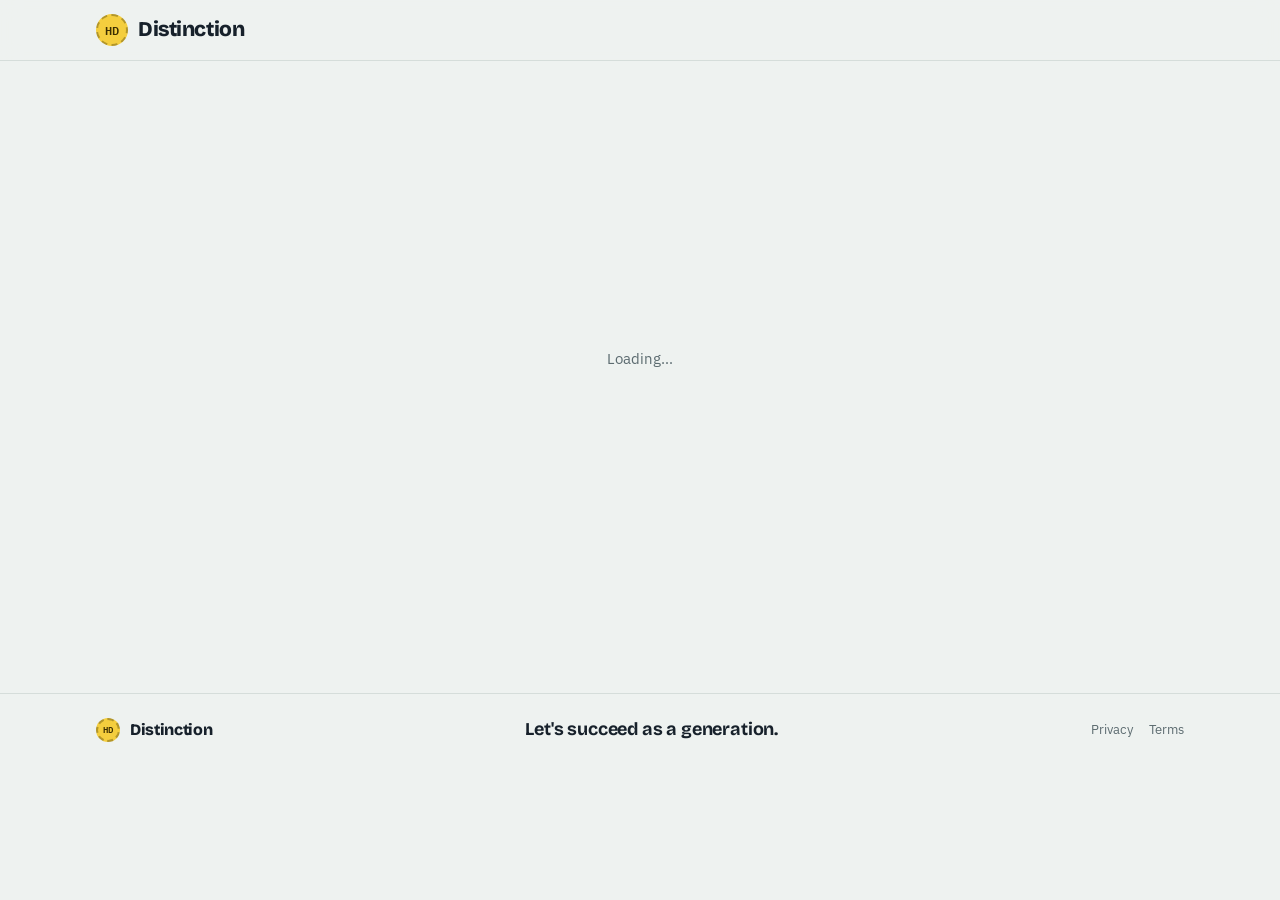
<file: index.html>
<!doctype html>
<html lang="en">
<head>
<meta charset="utf-8">
<meta name="viewport" content="width=device-width,initial-scale=1,viewport-fit=cover">
<title>Distinction · Uni course Q&amp;A forum</title>
<meta name="description" content="A free Q&amp;A forum for Australian uni students. Search questions by university and course, ask your own, and answer others. Let's succeed as a generation.">
<!-- Google Analytics -->
<script async src="https://www.googletagmanager.com/gtag/js?id=G-4YWTSVV2HT"></script>
<script>window.dataLayer=window.dataLayer||[];function gtag(){dataLayer.push(arguments);}gtag("js",new Date());gtag("config","G-4YWTSVV2HT",{send_page_view:false});</script>
<link rel="preconnect" href="https://fonts.googleapis.com">
<link rel="preconnect" href="https://fonts.gstatic.com" crossorigin>
<link rel="stylesheet" href="https://fonts.googleapis.com/css2?family=Bricolage+Grotesque:opsz,wght@12..96,500;12..96,700;12..96,800&family=IBM+Plex+Sans:wght@400;500;600&family=IBM+Plex+Mono:wght@400;500;600&display=swap">
<link rel="stylesheet" href="/styles.css">
</head>
<body>
<header class="top">
  <div class="wrap">
    <a class="brand" href="/"><span class="seal">HD</span>Distinction</a>
    <nav class="tabs" id="nav" aria-label="Sections"></nav>
    <div class="auth-area" id="auth-area"></div>
  </div>
</header>
<div class="menu" id="menu" hidden></div>
<main class="wrap" id="app"><div class="boot">Loading…</div></main>
<footer class="foot"><div class="wrap"><span class="brand" style="font-size:16px"><span class="seal" style="width:24px;height:24px;font-size:9px">HD</span>Distinction</span><span class="foot-line">Let's succeed as a generation.</span><span class="foot-links"><a href="/privacy.html">Privacy</a><a href="/terms.html">Terms</a></span></div></footer>
<div class="overlay" id="overlay" hidden><div class="modal" id="modal" role="dialog" aria-modal="true"></div></div>
<div class="toast" id="toast" role="status" hidden></div>
<script src="/vendor/supabase.js"></script>
<script src="/config.js"></script>
<script src="/js/ui.js"></script>
<script src="/js/i18n.js"></script>
<script src="/js/app.js"></script>
</body>
</html>
</file>
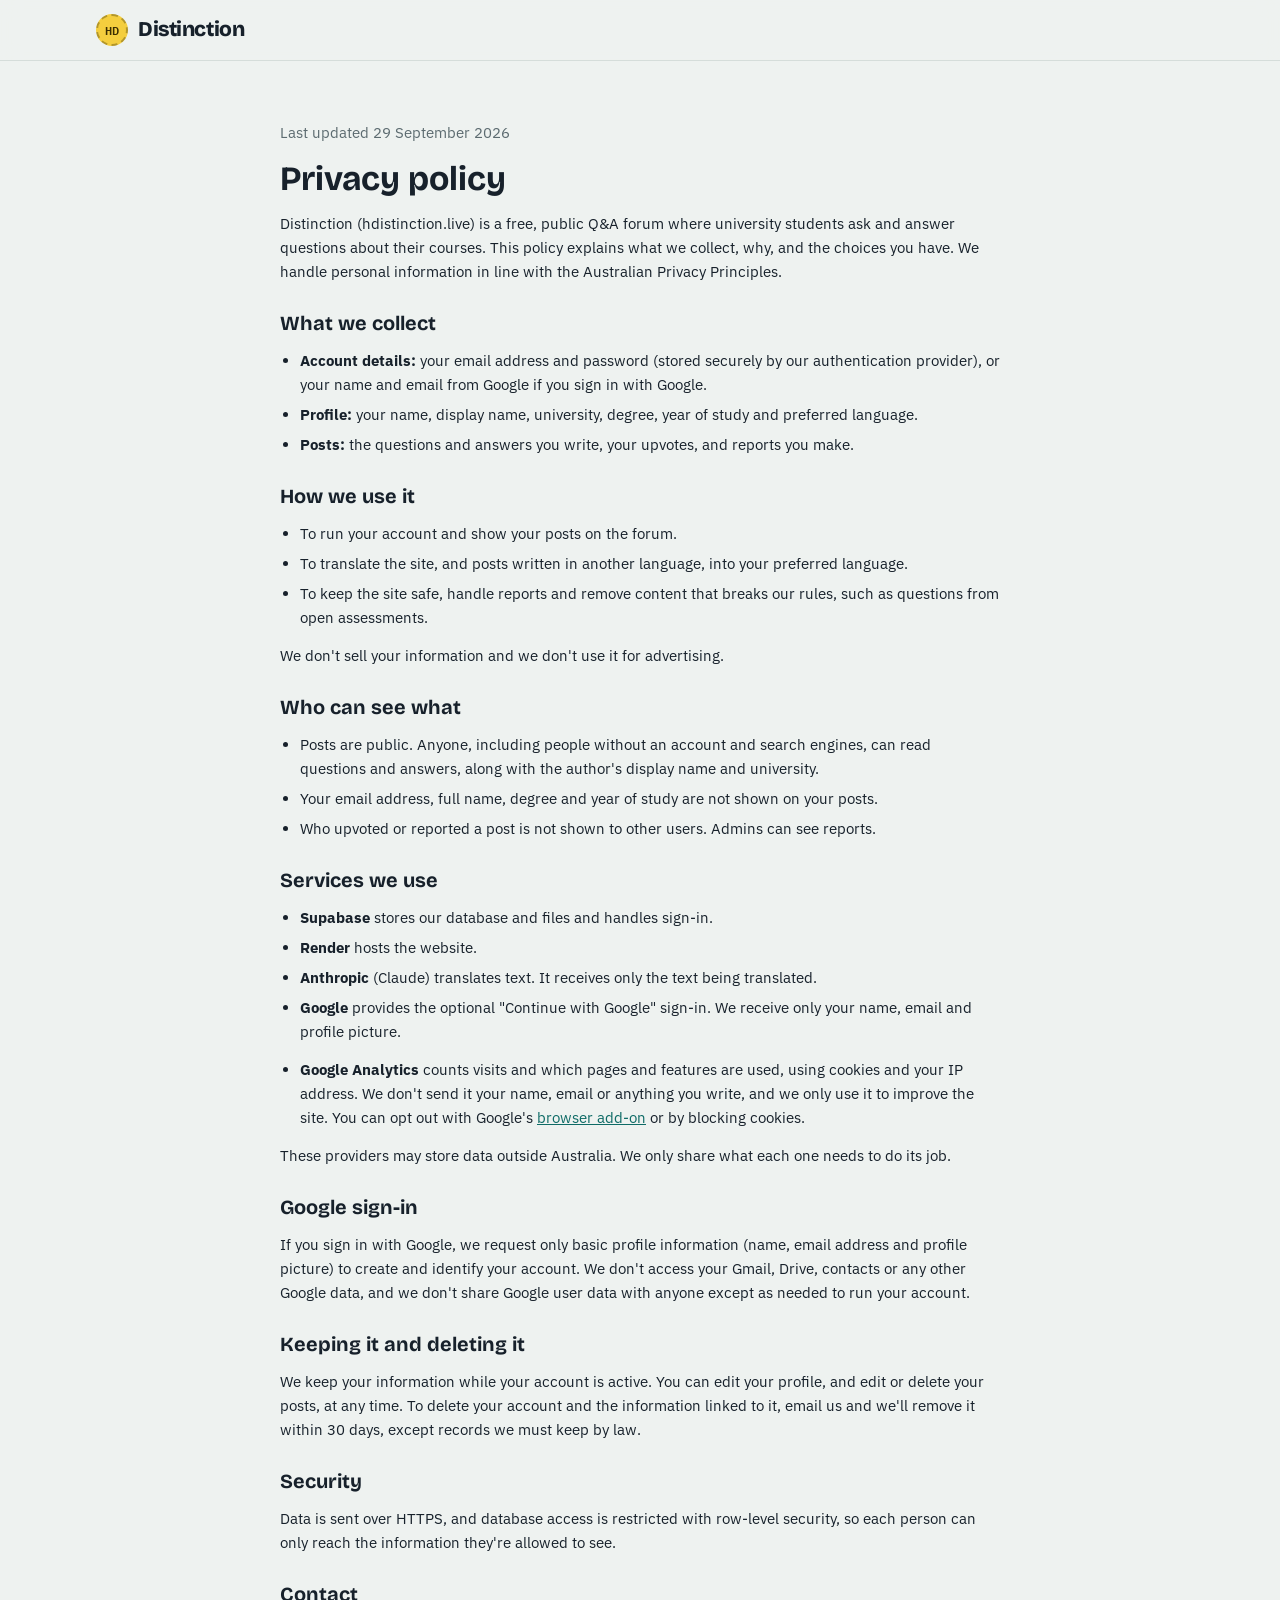
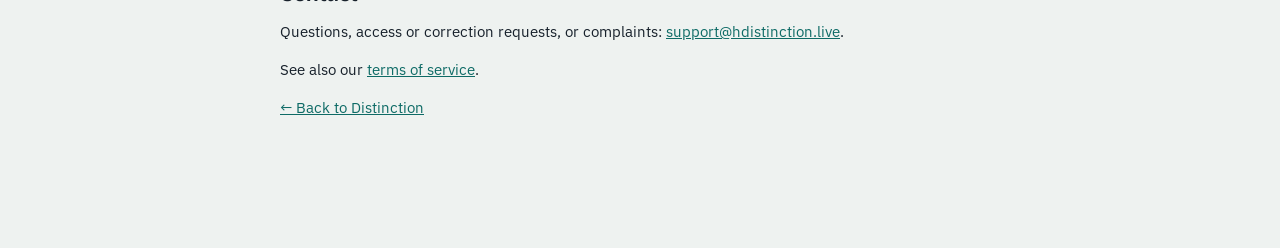
<file: privacy.html>
<!doctype html>
<html lang="en">
<head>
<meta charset="utf-8">
<meta name="viewport" content="width=device-width,initial-scale=1,viewport-fit=cover">
<title>Privacy policy · Distinction</title>
<meta name="description" content="How Distinction collects, uses and protects your information.">
<!-- Google Analytics -->
<script async src="https://www.googletagmanager.com/gtag/js?id=G-4YWTSVV2HT"></script>
<script>window.dataLayer=window.dataLayer||[];function gtag(){dataLayer.push(arguments);}gtag("js",new Date());gtag("config","G-4YWTSVV2HT");</script>
<link rel="preconnect" href="https://fonts.googleapis.com">
<link rel="preconnect" href="https://fonts.gstatic.com" crossorigin>
<link rel="stylesheet" href="https://fonts.googleapis.com/css2?family=Bricolage+Grotesque:opsz,wght@12..96,500;12..96,700;12..96,800&family=IBM+Plex+Sans:wght@400;500;600&family=IBM+Plex+Mono:wght@400;500;600&display=swap">
<link rel="stylesheet" href="styles.css">
<style>
  .legal{max-width:720px;margin:32px auto 64px;display:flex;flex-direction:column;gap:14px;line-height:1.6}
  .legal h1{font-size:34px}
  .legal h2{font-size:20px;margin-top:14px}
  .legal ul{margin:0;padding-left:20px;display:flex;flex-direction:column;gap:6px}
  .legal p,.legal li{font-size:15px}
</style>
</head>
<body>
<header class="top"><div class="wrap"><a class="brand" href="/"><span class="seal">HD</span>Distinction</a></div></header>
<main class="wrap">
<article class="legal">
  <p class="muted">Last updated 29 September 2026</p>
  <h1>Privacy policy</h1>
  <p>Distinction (hdistinction.live) is a free, public Q&amp;A forum where university students ask and answer questions about their courses. This policy explains what we collect, why, and the choices you have. We handle personal information in line with the Australian Privacy Principles.</p>

  <h2>What we collect</h2>
  <ul>
    <li><b>Account details:</b> your email address and password (stored securely by our authentication provider), or your name and email from Google if you sign in with Google.</li>
    <li><b>Profile:</b> your name, display name, university, degree, year of study and preferred language.</li>
    <li><b>Posts:</b> the questions and answers you write, your upvotes, and reports you make.</li>
  </ul>

  <h2>How we use it</h2>
  <ul>
    <li>To run your account and show your posts on the forum.</li>
    <li>To translate the site, and posts written in another language, into your preferred language.</li>
    <li>To keep the site safe, handle reports and remove content that breaks our rules, such as questions from open assessments.</li>
  </ul>
  <p>We don't sell your information and we don't use it for advertising.</p>

  <h2>Who can see what</h2>
  <ul>
    <li>Posts are public. Anyone, including people without an account and search engines, can read questions and answers, along with the author's display name and university.</li>
    <li>Your email address, full name, degree and year of study are not shown on your posts.</li>
    <li>Who upvoted or reported a post is not shown to other users. Admins can see reports.</li>
  </ul>

  <h2>Services we use</h2>
  <ul>
    <li><b>Supabase</b> stores our database and files and handles sign-in.</li>
    <li><b>Render</b> hosts the website.</li>
    <li><b>Anthropic</b> (Claude) translates text. It receives only the text being translated.</li>
    <li><b>Google</b> provides the optional "Continue with Google" sign-in. We receive only your name, email and profile picture.</li>
  </ul>
  <ul><li><b>Google Analytics</b> counts visits and which pages and features are used, using cookies and your IP address. We don't send it your name, email or anything you write, and we only use it to improve the site. You can opt out with Google's <a href="https://tools.google.com/dlpage/gaoptout" target="_blank" rel="noopener noreferrer">browser add-on</a> or by blocking cookies.</li></ul>
  <p>These providers may store data outside Australia. We only share what each one needs to do its job.</p>

  <h2>Google sign-in</h2>
  <p>If you sign in with Google, we request only basic profile information (name, email address and profile picture) to create and identify your account. We don't access your Gmail, Drive, contacts or any other Google data, and we don't share Google user data with anyone except as needed to run your account.</p>

  <h2>Keeping it and deleting it</h2>
  <p>We keep your information while your account is active. You can edit your profile, and edit or delete your posts, at any time. To delete your account and the information linked to it, email us and we'll remove it within 30 days, except records we must keep by law.</p>

  <h2>Security</h2>
  <p>Data is sent over HTTPS, and database access is restricted with row-level security, so each person can only reach the information they're allowed to see. </p>

  <h2>Contact</h2>
  <p>Questions, access or correction requests, or complaints: <a href="mailto:support@hdistinction.live">support@hdistinction.live</a>.</p>

  <p>See also our <a href="terms.html">terms of service</a>.</p>
  <p><a href="/">← Back to Distinction</a></p>
</article>
</main>
</body>
</html>
</file>
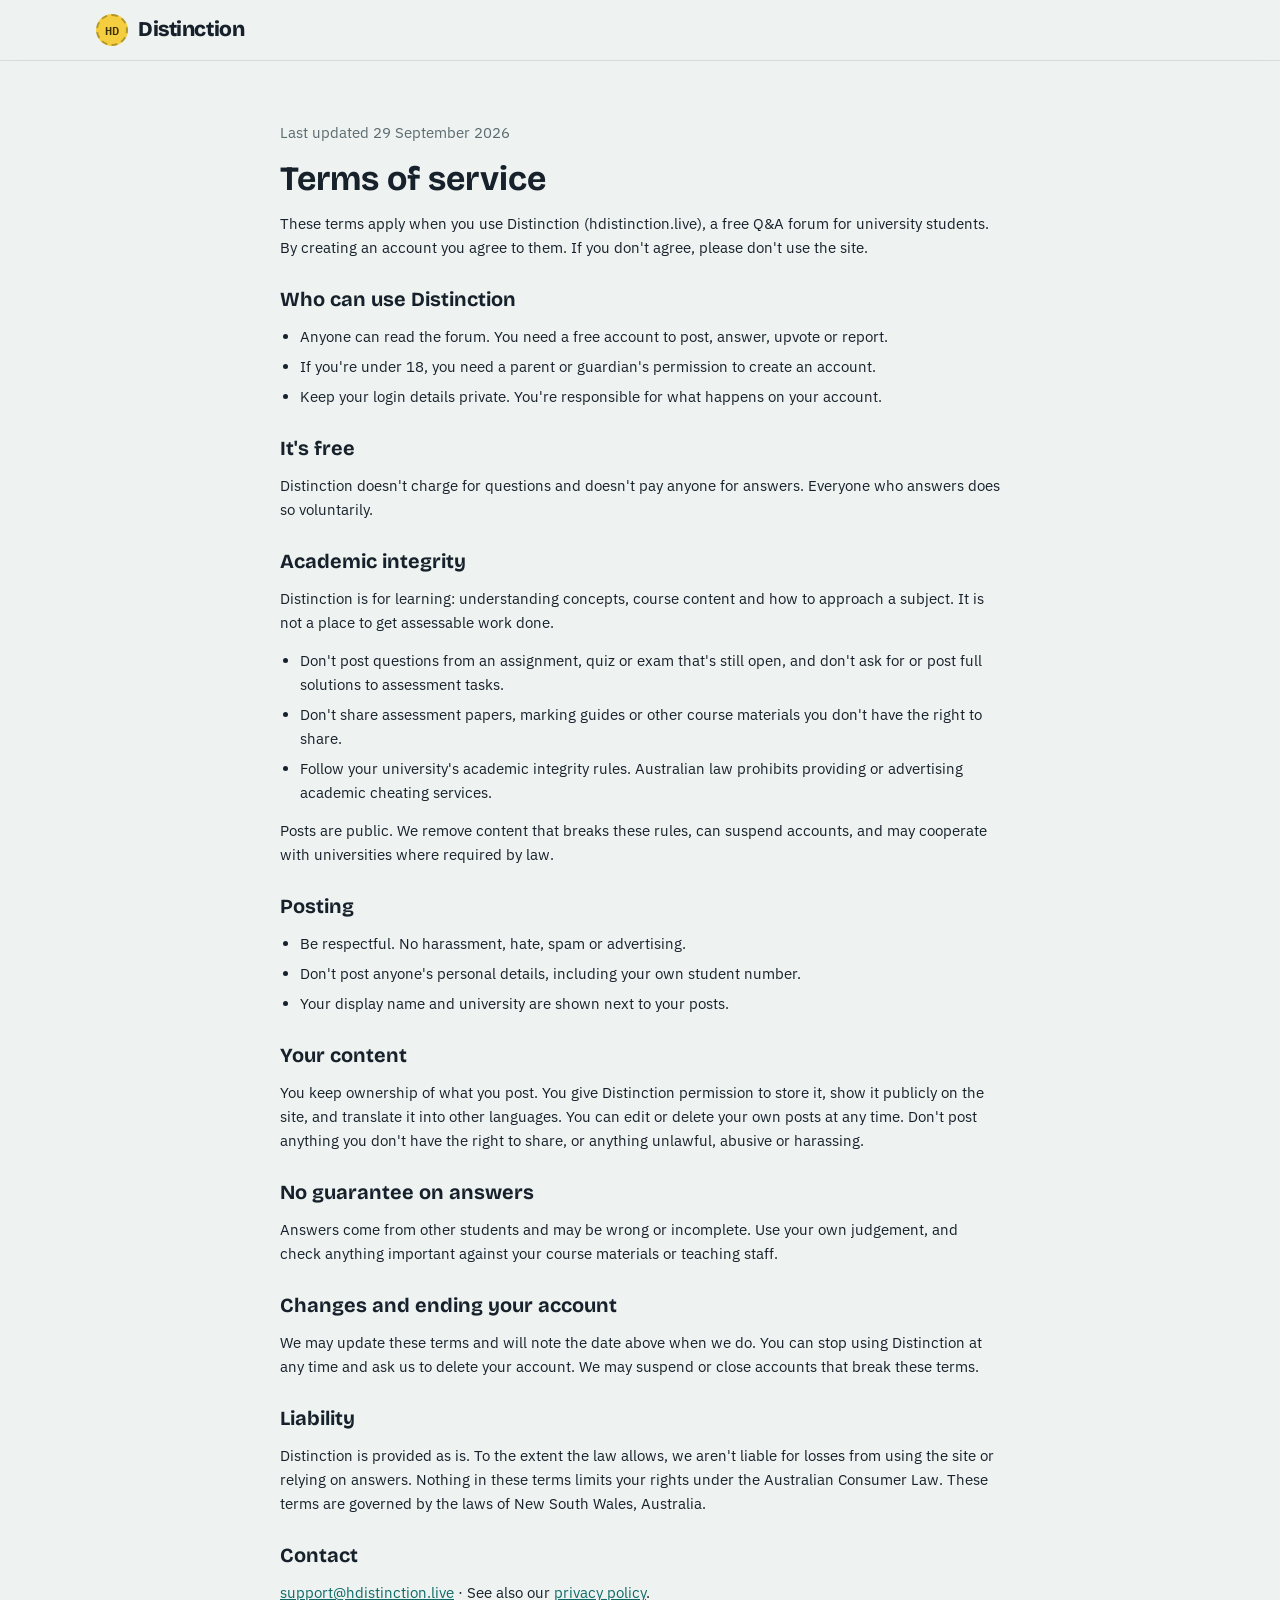
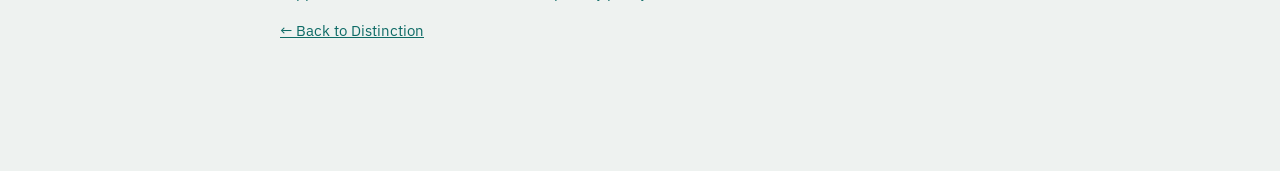
<file: terms.html>
<!doctype html>
<html lang="en">
<head>
<meta charset="utf-8">
<meta name="viewport" content="width=device-width,initial-scale=1,viewport-fit=cover">
<title>Terms of service · Distinction</title>
<meta name="description" content="The rules for using Distinction.">
<!-- Google Analytics -->
<script async src="https://www.googletagmanager.com/gtag/js?id=G-4YWTSVV2HT"></script>
<script>window.dataLayer=window.dataLayer||[];function gtag(){dataLayer.push(arguments);}gtag("js",new Date());gtag("config","G-4YWTSVV2HT");</script>
<link rel="preconnect" href="https://fonts.googleapis.com">
<link rel="preconnect" href="https://fonts.gstatic.com" crossorigin>
<link rel="stylesheet" href="https://fonts.googleapis.com/css2?family=Bricolage+Grotesque:opsz,wght@12..96,500;12..96,700;12..96,800&family=IBM+Plex+Sans:wght@400;500;600&family=IBM+Plex+Mono:wght@400;500;600&display=swap">
<link rel="stylesheet" href="styles.css">
<style>
  .legal{max-width:720px;margin:32px auto 64px;display:flex;flex-direction:column;gap:14px;line-height:1.6}
  .legal h1{font-size:34px}
  .legal h2{font-size:20px;margin-top:14px}
  .legal ul{margin:0;padding-left:20px;display:flex;flex-direction:column;gap:6px}
  .legal p,.legal li{font-size:15px}
</style>
</head>
<body>
<header class="top"><div class="wrap"><a class="brand" href="/"><span class="seal">HD</span>Distinction</a></div></header>
<main class="wrap">
<article class="legal">
  <p class="muted">Last updated 29 September 2026</p>
  <h1>Terms of service</h1>
  <p>These terms apply when you use Distinction (hdistinction.live), a free Q&amp;A forum for university students. By creating an account you agree to them. If you don't agree, please don't use the site.</p>

  <h2>Who can use Distinction</h2>
  <ul>
    <li>Anyone can read the forum. You need a free account to post, answer, upvote or report.</li>
    <li>If you're under 18, you need a parent or guardian's permission to create an account.</li>
    <li>Keep your login details private. You're responsible for what happens on your account.</li>
  </ul>

  <h2>It's free</h2>
  <p>Distinction doesn't charge for questions and doesn't pay anyone for answers. Everyone who answers does so voluntarily.</p>

  <h2>Academic integrity</h2>
  <p>Distinction is for learning: understanding concepts, course content and how to approach a subject. It is not a place to get assessable work done.</p>
  <ul>
    <li>Don't post questions from an assignment, quiz or exam that's still open, and don't ask for or post full solutions to assessment tasks.</li>
    <li>Don't share assessment papers, marking guides or other course materials you don't have the right to share.</li>
    <li>Follow your university's academic integrity rules. Australian law prohibits providing or advertising academic cheating services.</li>
  </ul>
  <p>Posts are public. We remove content that breaks these rules, can suspend accounts, and may cooperate with universities where required by law.</p>

  <h2>Posting</h2>
  <ul>
    <li>Be respectful. No harassment, hate, spam or advertising.</li>
    <li>Don't post anyone's personal details, including your own student number.</li>
    <li>Your display name and university are shown next to your posts.</li>
  </ul>

  <h2>Your content</h2>
  <p>You keep ownership of what you post. You give Distinction permission to store it, show it publicly on the site, and translate it into other languages. You can edit or delete your own posts at any time. Don't post anything you don't have the right to share, or anything unlawful, abusive or harassing.</p>

  <h2>No guarantee on answers</h2>
  <p>Answers come from other students and may be wrong or incomplete. Use your own judgement, and check anything important against your course materials or teaching staff.</p>

  <h2>Changes and ending your account</h2>
  <p>We may update these terms and will note the date above when we do. You can stop using Distinction at any time and ask us to delete your account. We may suspend or close accounts that break these terms.</p>

  <h2>Liability</h2>
  <p>Distinction is provided as is. To the extent the law allows, we aren't liable for losses from using the site or relying on answers. Nothing in these terms limits your rights under the Australian Consumer Law. These terms are governed by the laws of New South Wales, Australia.</p>

  <h2>Contact</h2>
  <p><a href="mailto:support@hdistinction.live">support@hdistinction.live</a> · See also our <a href="privacy.html">privacy policy</a>.</p>

  <p><a href="/">← Back to Distinction</a></p>
</article>
</main>
</body>
</html>
</file>
<file: styles.css>
/* Distinction styles */
:root{
  --bg:#EEF2F0; --surface:#FFFFFF; --surface-2:#F6F8F7; --ink:#17212B; --muted:#5C6B70; --line:#D5DDDA;
  --accent:#0E6B66; --accent-ink:#FFFFFF; --accent-soft:#DDEFEC;
  --hd:#F4CE3E; --hd-ink:#3B2E00; --dn:#BFE3DE; --dn-ink:#0B4743; --cr:#E3E7E6; --cr-ink:#46545A;
  --danger:#B3261E; --danger-soft:#FBE7E5; --good:#1E7A3C;
  --shadow:0 1px 2px rgba(23,33,43,.06),0 8px 24px rgba(23,33,43,.06);
  --display:"Bricolage Grotesque",ui-sans-serif,system-ui,sans-serif;
  --body:"IBM Plex Sans",ui-sans-serif,system-ui,-apple-system,"Segoe UI",sans-serif;
  --mono:"IBM Plex Mono",ui-monospace,SFMono-Regular,Menlo,Consolas,monospace;
}
@media (prefers-color-scheme: dark){
  :root:not([data-theme="light"]){
    color-scheme:dark;
    --bg:#0F1517; --surface:#172023; --surface-2:#1C272A; --ink:#E4ECEA; --muted:#93A4A6; --line:#2A3639;
    --accent:#4DB6AC; --accent-ink:#06201E; --accent-soft:#1B3533;
    --hd:#E8C13A; --hd-ink:#2A2000; --dn:#23504B; --dn-ink:#CBEFEA; --cr:#2A3437; --cr-ink:#B8C6C8;
    --danger:#F2867E; --danger-soft:#3A1F1D; --good:#6FCF8E;
    --shadow:0 1px 2px rgba(0,0,0,.3),0 8px 24px rgba(0,0,0,.25);
  }
}
:root[data-theme="dark"]{
  color-scheme:dark;
  --bg:#0F1517; --surface:#172023; --surface-2:#1C272A; --ink:#E4ECEA; --muted:#93A4A6; --line:#2A3639;
  --accent:#4DB6AC; --accent-ink:#06201E; --accent-soft:#1B3533;
  --hd:#E8C13A; --hd-ink:#2A2000; --dn:#23504B; --dn-ink:#CBEFEA; --cr:#2A3437; --cr-ink:#B8C6C8;
  --danger:#F2867E; --danger-soft:#3A1F1D; --good:#6FCF8E;
  --shadow:0 1px 2px rgba(0,0,0,.3),0 8px 24px rgba(0,0,0,.25);
}
*{box-sizing:border-box}
body{background:var(--bg);color:var(--ink);font-family:var(--body);font-size:15px;line-height:1.5}
h1,h2,h3{font-family:var(--display);text-wrap:balance;margin:0;line-height:1.15}
p{margin:0}
button,input,select,textarea{font:inherit;color:inherit}
:focus-visible{outline:2px solid var(--accent);outline-offset:2px}
.mono{font-family:var(--mono)}
.muted{color:var(--muted)}
.wrap{max-width:1120px;margin:0 auto;padding-inline:16px}

/* header */
header.top{position:sticky;top:env(safe-area-inset-top,0px);z-index:20;background:color-mix(in srgb,var(--bg) 88%,transparent);backdrop-filter:blur(10px);border-bottom:1px solid var(--line)}
.top .wrap{display:flex;align-items:center;gap:16px;min-height:60px;flex-wrap:wrap;padding-block:8px}
.brand{display:flex;align-items:center;gap:10px;font-family:var(--display);font-weight:800;font-size:21px;letter-spacing:-.02em;text-decoration:none;color:var(--ink)}
.brand .seal{display:grid;place-items:center;width:32px;height:32px;border-radius:50%;background:var(--hd);color:var(--hd-ink);font-family:var(--mono);font-size:12px;font-weight:600;letter-spacing:.02em;border:2px dashed color-mix(in srgb,var(--hd-ink) 35%,transparent)}
nav.tabs{display:flex;gap:4px;flex-wrap:wrap;flex:1}
nav.tabs button{background:none;border:0;padding:8px 12px;border-radius:8px;cursor:pointer;color:var(--muted);font-weight:500}
nav.tabs button:hover{color:var(--ink);background:var(--surface-2)}
nav.tabs button[aria-current="page"]{color:var(--ink);background:var(--surface);box-shadow:inset 0 0 0 1px var(--line)}
.wallet-pill{display:flex;align-items:center;gap:8px;border:1px solid var(--line);background:var(--surface);border-radius:999px;padding:5px 6px 5px 14px;cursor:pointer}
.wallet-pill b{font-family:var(--mono);font-variant-numeric:tabular-nums;font-size:15px}
.wallet-pill span.lbl{font-size:12px;color:var(--muted);text-transform:uppercase;letter-spacing:.06em}
.wallet-pill .plus{background:var(--accent);color:var(--accent-ink);border-radius:999px;padding:3px 10px;font-size:13px;font-weight:600}

main{padding-block:28px 64px}
.view{display:flex;flex-direction:column;gap:28px}

/* buttons */
.btn{display:inline-flex;align-items:center;justify-content:center;gap:6px;border-radius:8px;border:1px solid var(--line);background:var(--surface);padding:8px 14px;cursor:pointer;font-weight:500;white-space:nowrap}
.btn:hover{border-color:var(--muted)}
.btn.primary{background:var(--accent);color:var(--accent-ink);border-color:var(--accent)}
.btn.primary:hover{filter:brightness(1.08)}
.btn.ghost{background:transparent}
.btn.sm{padding:6px 10px;font-size:14px}
.btn:disabled{opacity:.5;cursor:not-allowed}

/* intro */
.intro{display:grid;grid-template-columns:1.2fr 1fr;gap:28px;align-items:end}
.intro h1{font-size:clamp(30px,4.4vw,48px);font-weight:800;letter-spacing:-.03em}
.intro h1 em{font-style:normal;background:linear-gradient(transparent 62%,var(--hd) 62%);padding-inline:2px}
.intro p{color:var(--muted);max-width:52ch;margin-top:12px}
.search{display:flex;flex-direction:column;gap:10px}
.search label{font-size:12px;text-transform:uppercase;letter-spacing:.08em;color:var(--muted);font-weight:600}
.search-box{display:flex;align-items:center;gap:10px;background:var(--surface);border:1.5px solid var(--ink);border-radius:12px;padding:6px 6px 6px 16px}
.search-box input{flex:1;min-width:0;border:0;outline:0;background:transparent;font-family:var(--mono);font-size:20px;letter-spacing:.04em;text-transform:uppercase;padding-block:8px}
.search-box input::placeholder{text-transform:none;letter-spacing:0;font-family:var(--body);font-size:16px;color:var(--muted)}
.chips{display:flex;flex-wrap:wrap;gap:6px}
.chip{font-family:var(--mono);font-size:13px;border:1px solid var(--line);background:var(--surface);border-radius:999px;padding:3px 10px;cursor:pointer}
.chip:hover,.chip[aria-pressed="true"]{border-color:var(--accent);color:var(--accent)}

.results-head{display:flex;justify-content:space-between;align-items:baseline;gap:12px;flex-wrap:wrap}
.results-head h2{font-size:20px}

.grid{display:grid;grid-template-columns:repeat(auto-fill,minmax(320px,1fr));gap:16px}
.tutor{background:var(--surface);border:1px solid var(--line);border-radius:14px;padding:18px;display:flex;flex-direction:column;gap:14px}
.tutor.mine{border-color:var(--accent);box-shadow:0 0 0 1px var(--accent)}
.t-head{display:flex;gap:12px;align-items:flex-start}
.avatar{flex:none;width:44px;height:44px;border-radius:50%;display:grid;place-items:center;font-family:var(--display);font-weight:700;font-size:17px;background:var(--accent-soft);color:var(--accent)}
.t-head h3{font-size:18px;font-weight:700}
.t-meta{font-size:13px;color:var(--muted)}
.verified{display:inline-flex;align-items:center;gap:4px;font-size:12px;color:var(--good);font-weight:500;margin-top:2px}
.tag-ex{font-size:11px;text-transform:uppercase;letter-spacing:.06em;color:var(--muted);border:1px solid var(--line);padding:1px 6px;border-radius:4px;margin-left:auto;flex:none}
.courses{list-style:none;margin:0;padding:0;display:flex;flex-direction:column;border-top:1px dashed var(--line)}
.courses li{display:grid;grid-template-columns:auto 1fr auto;gap:10px;align-items:center;padding:7px 0;border-bottom:1px dashed var(--line);font-size:14px}
.courses li.hit{background:var(--accent-soft);margin-inline:-8px;padding-inline:8px;border-radius:6px;border-bottom-color:transparent}
.courses .code{font-family:var(--mono);font-weight:600;font-size:13px}
.courses .ttl{color:var(--muted);overflow:hidden;text-overflow:ellipsis;white-space:nowrap;min-width:0}
.grade{display:inline-flex;align-items:center;gap:6px;font-family:var(--mono);font-size:12px;font-variant-numeric:tabular-nums}
.badge{display:inline-block;font-family:var(--mono);font-weight:600;font-size:11px;letter-spacing:.04em;padding:2px 6px;border-radius:4px}
.badge.HD{background:var(--hd);color:var(--hd-ink)}
.badge.DN{background:var(--dn);color:var(--dn-ink)}
.badge.CR,.badge.PS,.badge.FL,.badge.NA{background:var(--cr);color:var(--cr-ink)}
.t-foot{display:flex;justify-content:space-between;align-items:center;gap:10px;flex-wrap:wrap;margin-top:auto}
.prices{display:flex;gap:14px;font-size:13px;color:var(--muted)}
.prices b{font-family:var(--mono);color:var(--ink);font-variant-numeric:tabular-nums}
.t-actions{display:flex;gap:8px}
.empty{background:var(--surface);border:1px dashed var(--line);border-radius:14px;padding:28px;text-align:center;color:var(--muted)}

/* panels */
.panel{background:var(--surface);border:1px solid var(--line);border-radius:14px;padding:22px;display:flex;flex-direction:column;gap:16px}
.panel h2{font-size:22px}
.eyebrow{font-size:12px;text-transform:uppercase;letter-spacing:.08em;color:var(--muted);font-weight:600}
.two{display:grid;grid-template-columns:1fr 1fr;gap:16px}
.drop{border:1.5px dashed var(--line);border-radius:12px;padding:22px;display:flex;flex-direction:column;align-items:center;gap:8px;text-align:center;background:var(--surface-2);cursor:pointer;min-height:170px;justify-content:center}
.drop.over{border-color:var(--accent);background:var(--accent-soft)}
.drop strong{font-family:var(--display);font-size:17px}
.drop .file{font-family:var(--mono);font-size:13px;color:var(--accent)}
textarea,input[type=text],input[type=number],input[type=url],input[type=email],input[type=password],select{width:100%;border:1px solid var(--line);background:var(--surface);border-radius:8px;padding:9px 11px}
textarea{resize:vertical;min-height:170px;font-family:var(--mono);font-size:13px}
textarea.prose{font-family:var(--body);font-size:15px;min-height:110px}
.field{display:flex;flex-direction:column;gap:6px}
.field>span{font-size:13px;font-weight:500}
.field small{color:var(--muted);font-size:12px}
.row{display:flex;gap:10px;flex-wrap:wrap;align-items:center}
.status{font-size:14px;padding:10px 12px;border-radius:8px;background:var(--surface-2);border:1px solid var(--line)}
.status.err{background:var(--danger-soft);border-color:transparent;color:var(--danger)}
.status.ok{background:var(--accent-soft);border-color:transparent;color:var(--accent)}
.spin{display:inline-block;width:12px;height:12px;border:2px solid currentColor;border-right-color:transparent;border-radius:50%;animation:sp .8s linear infinite;vertical-align:-1px;margin-right:6px}
@keyframes sp{to{transform:rotate(360deg)}}

.table-wrap{overflow-x:auto;border:1px solid var(--line);border-radius:10px}
table{border-collapse:collapse;width:100%;font-size:14px;min-width:560px}
th,td{text-align:left;padding:9px 12px;border-bottom:1px solid var(--line)}
th{font-size:12px;text-transform:uppercase;letter-spacing:.06em;color:var(--muted);font-weight:600;background:var(--surface-2)}
tr:last-child td{border-bottom:0}
td.num{font-family:var(--mono);font-variant-numeric:tabular-nums}
tr.ineligible td{color:var(--muted)}
.elig{font-size:12px;font-weight:600}
.elig.yes{color:var(--good)}

/* tests */
.test{background:var(--surface);border:1px solid var(--line);border-radius:14px;padding:18px;display:flex;flex-direction:column;gap:12px}
.test h3{font-size:18px}
.test .by{font-size:13px;color:var(--muted)}
.meter{height:6px;border-radius:999px;background:var(--surface-2);overflow:hidden;border:1px solid var(--line)}
.meter i{display:block;height:100%;background:var(--accent)}
.test-stats{display:flex;justify-content:space-between;font-size:13px;color:var(--muted);gap:8px;flex-wrap:wrap}
.reward{font-family:var(--mono);font-weight:600;color:var(--ink)}
.cost{font-family:var(--mono);font-variant-numeric:tabular-nums;font-size:14px}

/* wallet */
.wallet-grid{display:grid;grid-template-columns:1fr 1.3fr;gap:16px;align-items:start}
.balance{font-family:var(--display);font-size:56px;font-weight:800;letter-spacing:-.03em;font-variant-numeric:tabular-nums;line-height:1}
.packs{display:grid;grid-template-columns:repeat(3,1fr);gap:10px}
.pack{border:1px solid var(--line);border-radius:10px;padding:14px;display:flex;flex-direction:column;gap:4px;background:var(--surface-2);cursor:pointer;text-align:left}
.pack:hover{border-color:var(--accent)}
.pack b{font-family:var(--mono);font-size:20px}
.pack small{color:var(--muted)}
.list{list-style:none;margin:0;padding:0}
.list li{display:flex;justify-content:space-between;gap:12px;padding:10px 0;border-bottom:1px solid var(--line);font-size:14px}
.list li:last-child{border-bottom:0}
.amt{font-family:var(--mono);font-variant-numeric:tabular-nums;font-weight:600}
.amt.pos{color:var(--good)}
.sess .when{font-size:12px;color:var(--muted)}

/* modal */
.overlay{position:fixed;inset:0;background:rgba(10,16,18,.5);display:grid;place-items:center;padding:16px;z-index:50}
.modal{background:var(--surface);color:var(--ink);border-radius:14px;max-width:520px;width:100%;max-height:90vh;overflow:auto;padding:22px;display:flex;flex-direction:column;gap:14px;box-shadow:var(--shadow)}
.modal h3{font-size:20px}
.slots{display:grid;grid-template-columns:repeat(auto-fill,minmax(130px,1fr));gap:8px}
.slot{border:1px solid var(--line);background:var(--surface-2);border-radius:8px;padding:8px;cursor:pointer;font-size:13px;text-align:left}
.slot[aria-pressed="true"]{border-color:var(--accent);background:var(--accent-soft);color:var(--accent)}
.toast{position:fixed;left:50%;bottom:calc(20px + env(safe-area-inset-bottom,0px));transform:translateX(-50%);background:var(--ink);color:var(--bg);padding:10px 16px;border-radius:10px;font-size:14px;z-index:60;box-shadow:var(--shadow);max-width:calc(100% - 32px)}

.how{display:grid;grid-template-columns:repeat(3,1fr);gap:16px}
.how div{display:flex;flex-direction:column;gap:4px}
.how b{font-family:var(--display);font-size:16px}
.how p{color:var(--muted);font-size:14px}
.stepno{font-family:var(--mono);font-size:12px;color:var(--accent);font-weight:600}

/* glass dropdown */
.gsel{position:relative}
.gsel-btn{width:100%;display:flex;align-items:center;justify-content:space-between;gap:10px;padding:10px 12px;border-radius:11px;border:1px solid var(--line);
  background:linear-gradient(180deg,color-mix(in srgb,var(--surface) 88%,#fff 12%),var(--surface));
  box-shadow:inset 0 1px 0 color-mix(in srgb,#fff 55%,transparent),0 1px 2px rgba(15,25,30,.05);cursor:pointer;text-align:left;
  transition:border-color .18s ease,box-shadow .18s ease}
.gsel-btn:hover{border-color:color-mix(in srgb,var(--accent) 45%,var(--line))}
.gsel.open .gsel-btn{border-color:var(--accent);box-shadow:0 0 0 3px color-mix(in srgb,var(--accent) 18%,transparent)}
.gsel-val{display:flex;align-items:baseline;gap:8px;min-width:0;overflow:hidden}
.gsel-val>span{white-space:nowrap;overflow:hidden;text-overflow:ellipsis}
.gsel-val .mono{font-weight:600}
.gsel-sub{color:var(--muted);font-size:13px}
.gsel-chev{flex:none;color:var(--muted);transition:transform .22s cubic-bezier(.2,.8,.2,1)}
.gsel.open .gsel-chev{transform:rotate(180deg);color:var(--accent)}
.gsel-pop{position:absolute;left:0;right:0;top:calc(100% + 6px);z-index:30;padding:6px;border-radius:14px;
  background:color-mix(in srgb,var(--surface) 68%,transparent);
  -webkit-backdrop-filter:blur(22px) saturate(170%);backdrop-filter:blur(22px) saturate(170%);
  border:1px solid color-mix(in srgb,var(--ink) 10%,transparent);
  box-shadow:0 24px 48px -16px rgba(10,20,25,.38),0 2px 6px rgba(10,20,25,.08),inset 0 1px 0 color-mix(in srgb,#fff 40%,transparent);
  opacity:0;transform:translateY(-6px) scale(.98);transform-origin:top center;visibility:hidden;pointer-events:none;
  transition:opacity .16s ease,transform .22s cubic-bezier(.2,.8,.2,1),visibility 0s linear .22s}
.gsel.open .gsel-pop{opacity:1;transform:none;visibility:visible;pointer-events:auto;transition-delay:0s}
.gsel-search{width:100%;border:1px solid color-mix(in srgb,var(--ink) 10%,transparent);background:color-mix(in srgb,var(--surface) 70%,transparent);border-radius:9px;padding:8px 10px;margin-bottom:4px;font-size:14px;outline:none}
.gsel-search:focus{border-color:var(--accent)}
.gsel-list{list-style:none;margin:0;padding:0;max-height:264px;overflow:auto;overscroll-behavior:contain;outline:none;scrollbar-width:thin}
.gsel-list li{display:grid;grid-template-columns:auto 1fr auto;gap:10px;align-items:baseline;padding:8px 10px;border-radius:9px;cursor:pointer;transition:background-color .12s ease}
.gsel-list li.active{background:color-mix(in srgb,var(--accent) 13%,transparent)}
.gsel-list .o-main{font-weight:500;white-space:nowrap}
.gsel-list .o-main.mono{font-weight:600;font-size:13px}
.gsel-list .o-sub{color:var(--muted);font-size:13px;overflow:hidden;text-overflow:ellipsis;white-space:nowrap;min-width:0}
.gsel-list .o-tick{color:var(--accent);opacity:0;align-self:center}
.gsel-list li[aria-selected="true"] .o-tick{opacity:1}
.gsel-list li[aria-selected="true"] .o-main{color:var(--accent)}
.gsel-list li.gsel-empty{display:block;color:var(--muted);font-size:13px;cursor:default}
/* answer boxes */
.boxes{display:grid;grid-template-columns:repeat(3,1fr);gap:8px}
.boxes label{position:relative;cursor:pointer}
.boxes input{position:absolute;opacity:0;inset:0;margin:0;cursor:pointer}
.box{display:flex;flex-direction:column;align-items:flex-start;gap:0;padding:10px 12px;border:1px solid var(--line);border-radius:10px;background:var(--surface-2);transition:border-color .15s,background-color .15s,box-shadow .15s}
.box b{font-family:var(--display);font-size:22px;line-height:1.1}
.box small{color:var(--muted);font-size:12px}
.box em{font-style:normal;font-family:var(--mono);font-size:13px;font-weight:600;margin-top:6px;color:var(--ink)}
.boxes input:checked+.box{border-color:var(--accent);background:var(--accent-soft);box-shadow:0 0 0 1px var(--accent)}
.boxes input:checked+.box em{color:var(--accent)}
.boxes input:focus-visible+.box{outline:2px solid var(--accent);outline-offset:2px}
.plus-cr{font-style:normal;font-family:var(--mono);font-size:11px;font-weight:600;opacity:.8;margin-left:4px}
.costline .sep{margin-inline:6px;opacity:.5}
.fast{display:inline-flex;align-items:center;gap:10px;margin-top:16px!important;font-weight:600;color:var(--accent)!important;background:var(--accent-soft);padding:6px 14px 6px 12px;border-radius:999px;font-size:15px}
.pulse{width:8px;height:8px;border-radius:50%;background:var(--accent);box-shadow:0 0 0 0 color-mix(in srgb,var(--accent) 50%,transparent);animation:pl 1.8s ease-out infinite}
@keyframes pl{to{box-shadow:0 0 0 10px transparent}}
@media (prefers-reduced-motion:reduce){.gsel-pop,.gsel-chev,.pulse{transition:none;animation:none}}
/* cross-uni + tagline */
.simline{display:flex;flex-wrap:wrap;gap:6px;align-items:center;font-size:13px;width:100%;margin-top:2px}
.simchip{display:inline-flex;gap:4px;align-items:baseline;font-family:var(--mono);font-size:11px;border:1px dashed color-mix(in srgb,var(--accent) 45%,var(--line));color:var(--accent);border-radius:999px;padding:1px 8px;white-space:nowrap}
.simchip b{font-family:var(--body);font-size:10px;letter-spacing:.06em;font-weight:700}
.tagline{font-family:var(--display);font-weight:700;font-size:15px;letter-spacing:.01em;color:var(--accent)!important;margin:0 0 10px!important;display:flex;align-items:center;gap:10px}
.tagline::before{content:"";width:28px;height:2px;background:var(--hd);border-radius:2px}
.foot{border-top:1px solid var(--line);padding-block:22px}
.foot .wrap{display:flex;justify-content:space-between;align-items:center;gap:12px;flex-wrap:wrap}
.foot-line{font-family:var(--display);font-weight:700;font-size:18px;letter-spacing:-.01em}
.foot-links{display:flex;gap:16px;font-size:13px}
.foot-links a{color:var(--muted);text-decoration:none}
.foot-links a:hover{color:var(--ink);text-decoration:underline}
/* compact composer */
.panel.composer{gap:12px;padding:18px}
.composer .field{gap:5px}
.two.tight{gap:10px}
.gsel.pop-right .gsel-pop{left:auto;right:0;width:min(400px,calc(100vw - 32px))}
.attach{margin-top:2px}
.attach-btn{color:var(--accent);text-decoration:none;font-weight:600;font-size:13px}
.boxes .box{flex-direction:row;align-items:baseline;gap:6px;padding:8px 10px}
.boxes .box b{font-size:18px}
.boxes .box em{margin:0 0 0 auto}
.post-row{display:flex;align-items:flex-end;gap:12px;border-top:1px dashed var(--line);padding-top:12px;flex-wrap:wrap}
.post-row .dur{flex:1;min-width:140px}
.total{display:flex;flex-direction:column;align-items:flex-end;line-height:1.2;min-width:158px}
.total small{font-size:11px;color:var(--muted);white-space:nowrap}
.total b{font-size:18px}
.post-row .btn{padding-block:10px}
@media (max-width:820px){.gsel.pop-right .gsel-pop{left:0;right:0;width:auto}}
/* earning pitch */
.pitch{display:grid;grid-template-columns:1.1fr 1fr;gap:16px;background:var(--surface);border:1px solid var(--line);border-radius:14px;padding:18px}
.pitch-big{font-family:var(--display);font-size:30px;font-weight:800;letter-spacing:-.02em;line-height:1.1;margin:4px 0 6px}
.pitch-big b{background:linear-gradient(transparent 60%,var(--hd) 60%);padding-inline:2px}
.pitch p{font-size:14px;color:var(--muted)}
.pitch-now{margin-top:10px;font-size:13px}
.pitch-now b{font-family:var(--mono)}
.goals{display:flex;flex-direction:column;gap:12px}
.goal{display:flex;flex-direction:column;gap:6px;font-size:14px}
.goal small{color:var(--muted);font-size:12px}
.recruit{display:flex;justify-content:space-between;align-items:center;gap:12px;flex-wrap:wrap;margin-top:22px;padding:14px 16px;border-radius:12px;border:1px dashed color-mix(in srgb,var(--accent) 50%,var(--line));background:var(--accent-soft);color:var(--ink);text-decoration:none;font-size:14px}
.recruit:hover{border-style:solid}
.recruit-go{font-weight:600;color:var(--accent);white-space:nowrap}
@media (max-width:700px){.pitch{grid-template-columns:1fr}}
.urgent-check{margin-top:4px;padding:8px 10px;border:1px dashed var(--line);border-radius:10px}
.urgent-check:has(input:checked){border-style:solid;border-color:var(--hd);background:color-mix(in srgb,var(--hd) 16%,transparent)}
/* tutor profile */
.qgrid{display:grid;grid-template-columns:repeat(auto-fill,minmax(340px,1fr));gap:16px;align-items:start}
.tutor-layout{display:grid;grid-template-columns:340px 1fr;gap:20px;align-items:start}
.prof{gap:14px}
.avatar.lg{width:60px;height:60px;font-size:22px}
.avatar.sm{width:36px;height:36px;font-size:14px}
.rating-row{display:flex;align-items:center;gap:14px}
.rating-big{font-family:var(--display);font-size:44px;font-weight:800;letter-spacing:-.03em;line-height:1}
.stars{color:var(--hd);letter-spacing:1px;white-space:nowrap}
.stars .off{color:var(--line)}
.stats{display:grid;grid-template-columns:repeat(3,1fr);gap:8px;border-block:1px solid var(--line);padding-block:12px}
.stats div{display:flex;flex-direction:column}
.stats b{font-family:var(--mono);font-size:18px;font-variant-numeric:tabular-nums}
.stats span{font-size:12px;color:var(--muted)}
.review{border-top:1px solid var(--line);padding-block:10px;display:flex;flex-direction:column;gap:4px}
.earn-strip{display:flex;align-items:center;gap:20px;flex-wrap:wrap;background:var(--ink);color:var(--bg);border-radius:14px;padding:18px 20px}
.earn-amt{font-family:var(--display);font-size:34px;font-weight:800;letter-spacing:-.02em;line-height:1.1;font-variant-numeric:tabular-nums}
.earn-rules{display:flex;flex-direction:column;gap:2px;font-size:13px;opacity:.85;flex:1;min-width:200px}
.earn-rules b{font-family:var(--mono)}
.earn-rules .ebr b{color:var(--hd)}
.earn-strip .btn{background:var(--bg);color:var(--ink);border-color:transparent}
.tq-head{display:flex;gap:12px;align-items:flex-start}
.reward-box{display:flex;flex-direction:column;align-items:flex-end;text-align:right;flex:none}
.reward-box b{font-family:var(--display);font-size:28px;font-weight:800;line-height:1}
.reward-box small{font-size:12px;color:var(--muted)}
.reward-box.eb b{color:var(--ink)}
.eb-tag{font-size:11px;font-weight:700;text-transform:uppercase;letter-spacing:.06em;background:var(--hd);color:var(--hd-ink);padding:2px 7px;border-radius:4px;margin-bottom:4px}
.tq.done{opacity:.75}
.rate{display:inline-flex;gap:2px}
.rate button{background:none;border:0;padding:0 2px;font-size:20px;line-height:1;color:var(--line);cursor:pointer;transition:color .12s}
.rate:hover button{color:var(--hd)}
.rate button:hover~button{color:var(--line)}
@media (max-width:900px){.tutor-layout{grid-template-columns:1fr}}
/* ask board */
.seg{display:flex;border:1px solid var(--line);border-radius:8px;overflow:hidden;background:var(--surface-2)}
.seg label{flex:1;position:relative;cursor:pointer}
.seg input{position:absolute;opacity:0;inset:0;margin:0;cursor:pointer}
.seg span{display:block;text-align:center;padding:8px 10px;font-size:14px;font-weight:600;color:var(--muted);border-right:1px solid var(--line)}
.seg label:last-child span{border-right:0}
.seg input:checked+span{background:var(--accent);color:var(--accent-ink);font-weight:600}
.seg input:focus-visible+span{outline:2px solid var(--accent);outline-offset:-3px}
.check{display:flex;gap:8px;align-items:center;font-size:14px;cursor:pointer}
.check input{width:16px;height:16px;accent-color:var(--accent)}
.words{font-family:var(--mono);font-size:12px;color:var(--muted);font-variant-numeric:tabular-nums}
.words.over{color:var(--danger);font-weight:600}
.attach{display:flex;gap:10px;align-items:center;flex-wrap:wrap}
.fchip{display:inline-flex;gap:8px;align-items:center;font-size:13px;border:1px solid var(--line);background:var(--surface-2);border-radius:6px;padding:4px 8px;max-width:100%;overflow:hidden;text-overflow:ellipsis}
.q-attach{display:flex;flex-direction:column;gap:6px;align-items:flex-start}
.q-attach img{max-height:160px;border-radius:8px;border:1px solid var(--line)}
.tagchip{font-size:11px;text-transform:uppercase;letter-spacing:.05em;border:1px solid var(--line);border-radius:4px;padding:1px 6px}
.eq{font-size:12px;color:var(--good);font-weight:500}
.q-exp{font-size:12px;font-family:var(--mono);color:var(--muted)}
.q-exp.live{color:var(--accent);font-weight:600}
.q.closed{opacity:.85}
.costline{display:flex;justify-content:space-between;align-items:baseline;border-top:1px dashed var(--line);padding-top:12px;font-size:14px;color:var(--muted)}
.costline b{font-size:18px;color:var(--ink)}
.composer{gap:14px}
.code-input{font-family:var(--mono);font-size:18px;letter-spacing:.04em;text-transform:uppercase}
.code-input::placeholder{text-transform:none;letter-spacing:0;font-family:var(--body);font-size:15px}
.reach{font-size:14px;display:flex;gap:8px;align-items:center;flex-wrap:wrap}
.reach .dots{display:flex}
.reach .dots span{width:22px;height:22px;border-radius:50%;background:var(--hd);color:var(--hd-ink);font-size:10px;font-weight:700;display:grid;place-items:center;border:2px solid var(--surface);margin-left:-6px;font-family:var(--mono)}
.reach .dots span:first-child{margin-left:0}
.board{display:grid;grid-template-columns:1fr 1fr;gap:20px;align-items:start}
.col{display:flex;flex-direction:column;gap:12px}
.col>h2{font-size:20px}
.col>p.sub{font-size:14px;color:var(--muted);margin-top:-6px}
.q{background:var(--surface);border:1px solid var(--line);border-radius:14px;padding:16px;display:flex;flex-direction:column;gap:12px}
.q-top{display:flex;justify-content:space-between;align-items:center;gap:8px;flex-wrap:wrap}
.q-code{font-family:var(--mono);font-weight:600;font-size:13px;background:var(--accent-soft);color:var(--accent);padding:2px 8px;border-radius:6px}
.q-time{font-size:12px;color:var(--muted)}
.q-text{font-size:15px}
.q-pay{font-size:13px;color:var(--muted);display:flex;gap:6px;align-items:center;flex-wrap:wrap}
.slotbar{display:flex;gap:4px}
.slotbar i{width:22px;height:6px;border-radius:3px;background:var(--line)}
.slotbar i.on{background:var(--accent)}
.ans{border-top:1px dashed var(--line);padding-top:10px;display:flex;flex-direction:column;gap:6px}
.ans-head{display:flex;align-items:center;gap:8px;flex-wrap:wrap;font-size:13px}
.ord{font-family:var(--mono);font-size:11px;font-weight:600;background:var(--ink);color:var(--bg);padding:2px 6px;border-radius:4px}
.ans p{font-size:14px;white-space:pre-wrap}
.ans.reported p{text-decoration:line-through;color:var(--muted)}
.paid{margin-left:auto;font-family:var(--mono);font-size:12px;color:var(--good);font-weight:600}
.linkbtn{background:none;border:0;padding:0;color:var(--muted);font-size:12px;text-decoration:underline;cursor:pointer}
.waiting{font-size:13px;color:var(--muted)}
.locked{background:var(--surface-2);border:1px dashed var(--line);border-radius:14px;padding:18px;display:flex;flex-direction:column;gap:10px;align-items:flex-start}

@media (max-width:820px){
  .board{grid-template-columns:1fr}
  .intro,.two,.wallet-grid,.how{grid-template-columns:1fr}
  .packs{grid-template-columns:1fr 1fr 1fr}
}
@media (max-width:480px){
  .packs{grid-template-columns:1fr}
  .grid{grid-template-columns:1fr}
  .search-box input{font-size:17px}
}
@media (prefers-reduced-motion:reduce){.spin{animation:none}}
/* stable layout: long dropdown values truncate instead of resizing columns */
.intro{grid-template-columns:minmax(0,1.2fr) minmax(0,1fr)}
.two{grid-template-columns:minmax(0,1fr) minmax(0,1fr)}
.field,.gsel,.gsel-btn{min-width:0}
.gsel-val{flex:1}
.gsel-val>span:first-child{flex:none}
.gsel-sub{min-width:0}
@media (max-width:820px){.intro,.two{grid-template-columns:minmax(0,1fr)}}

/* ===== App additions ===== */
:root{color-scheme:light;padding-top:env(safe-area-inset-top,0px);padding-bottom:env(safe-area-inset-bottom,0px)}
body{margin:0}
img{max-width:100%}
[hidden]{display:none!important}
a{color:var(--accent)}
.boot{display:grid;place-items:center;min-height:60vh;color:var(--muted)}
.top .wrap{justify-content:space-between}
.auth-area{display:flex;align-items:center;gap:8px;margin-left:auto}
.avatar-btn{display:flex;align-items:center;gap:8px;border:1px solid var(--line);background:var(--surface);border-radius:999px;padding:4px 12px 4px 4px;cursor:pointer;font-weight:500}
.avatar-btn .avatar{width:30px;height:30px;font-size:12px}
.menu{position:absolute;right:16px;top:58px;background:var(--surface);border:1px solid var(--line);border-radius:12px;box-shadow:var(--shadow);padding:6px;min-width:200px;z-index:40;display:flex;flex-direction:column}
.menu a,.menu button{all:unset;cursor:pointer;padding:9px 12px;border-radius:8px;font-size:14px}
.menu a:hover,.menu button:hover{background:var(--surface-2)}
.menu .who{padding:8px 12px 10px;border-bottom:1px solid var(--line);margin-bottom:4px;font-size:13px;color:var(--muted)}
.narrow{max-width:460px;margin:0 auto;width:100%}
.medium{max-width:760px;margin:0 auto;width:100%}
.auth-card{display:flex;flex-direction:column;gap:14px}
.auth-card h1{font-size:28px}
.divider{display:flex;align-items:center;gap:10px;color:var(--muted);font-size:12px;text-transform:uppercase;letter-spacing:.08em}
.divider::before,.divider::after{content:"";flex:1;height:1px;background:var(--line)}
.btn.block{width:100%}
.btn.google{gap:10px}
.role-pick{display:grid;grid-template-columns:1fr 1fr;gap:10px}
.role-pick label{position:relative;cursor:pointer}
.role-pick input{position:absolute;opacity:0;inset:0}
.role-pick .role{display:flex;flex-direction:column;gap:2px;border:1px solid var(--line);border-radius:12px;padding:12px;background:var(--surface-2);height:100%}
.role-pick .role b{font-family:var(--display);font-size:17px}
.role-pick .role small{color:var(--muted);font-size:12px}
.role-pick input:checked+.role{border-color:var(--accent);background:var(--accent-soft);box-shadow:0 0 0 1px var(--accent)}
.role-pick input:focus-visible+.role{outline:2px solid var(--accent);outline-offset:2px}
.muted-link{background:none;border:0;color:var(--accent);cursor:pointer;padding:0;font-size:14px}
.steps{display:flex;gap:6px;flex-wrap:wrap}
.steps span{font-size:12px;font-weight:600;letter-spacing:.04em;padding:4px 10px;border-radius:999px;background:var(--surface-2);color:var(--muted);border:1px solid var(--line)}
.steps span.on{background:var(--accent);color:var(--accent-ink);border-color:var(--accent)}
.steps span.done{color:var(--accent);border-color:var(--accent)}
.chips-input{display:flex;flex-wrap:wrap;gap:6px;align-items:center;border:1px solid var(--line);border-radius:8px;padding:6px;background:var(--surface)}
.chips-input input{border:0!important;flex:1;min-width:120px;padding:4px!important;background:transparent;outline:none}
.chip-x{display:inline-flex;align-items:center;gap:6px;font-family:var(--mono);font-size:12px;background:var(--accent-soft);color:var(--accent);border-radius:999px;padding:3px 4px 3px 10px}
.chip-x button{all:unset;cursor:pointer;width:18px;height:18px;display:grid;place-items:center;border-radius:50%}
.chip-x button:hover{background:color-mix(in srgb,var(--accent) 20%,transparent)}
.tx-table input{padding:6px 8px!important;font-size:14px}
.tx-table td{padding:6px 8px}
.tx-table .num input{width:70px}
.agree{display:flex;flex-direction:column;gap:8px}
.agree .check{align-items:flex-start}
.agree .check input{margin-top:3px}
.pending-card{display:flex;flex-direction:column;gap:10px;align-items:flex-start}
.status-pill{display:inline-flex;align-items:center;gap:6px;font-size:12px;font-weight:700;text-transform:uppercase;letter-spacing:.06em;padding:3px 10px;border-radius:999px}
.status-pill.pending{background:color-mix(in srgb,var(--hd) 30%,transparent);color:var(--ink)}
.status-pill.approved{background:var(--accent-soft);color:var(--accent)}
.status-pill.rejected{background:var(--danger-soft);color:var(--danger)}
.status-pill.open{background:var(--accent-soft);color:var(--accent)}
.status-pill.closed{background:var(--surface-2);color:var(--muted)}
.q-link{text-decoration:none;color:inherit;display:block}
.q-link:hover .q{border-color:var(--accent)}
.bubbles{display:flex;flex-direction:column;gap:6px;align-items:flex-start}
.bubble{background:var(--surface-2);border:1px solid var(--line);border-radius:14px 14px 14px 4px;padding:9px 12px;font-size:14px;max-width:100%;white-space:pre-wrap;overflow-wrap:anywhere}
.answer-card{background:var(--surface);border:1px solid var(--line);border-radius:14px;padding:16px;display:flex;flex-direction:column;gap:12px}
.answer-card.active{border-color:var(--accent);box-shadow:0 0 0 1px var(--accent)}
.stars-in{display:inline-flex;gap:2px}
.stars-in button{all:unset;cursor:pointer;font-size:22px;color:var(--line);padding:0 1px}
.stars-in button.on{color:var(--hd)}
/* document viewer + drawing */
.doc-wrap{display:flex;flex-direction:column;gap:12px}
.doc-toolbar{position:sticky;top:calc(env(safe-area-inset-top,0px) + 64px);z-index:15;display:flex;flex-wrap:wrap;gap:6px;align-items:center;background:var(--surface);border:1px solid var(--line);border-radius:12px;padding:8px;box-shadow:var(--shadow)}
.tool{border:1px solid var(--line);background:var(--surface-2);border-radius:8px;padding:6px 10px;font-size:13px;cursor:pointer;display:inline-flex;align-items:center;gap:6px}
.tool[aria-pressed="true"]{background:var(--accent);color:var(--accent-ink);border-color:var(--accent)}
.swatch{width:22px;height:22px;border-radius:50%;border:2px solid var(--surface);box-shadow:0 0 0 1px var(--line);cursor:pointer}
.swatch[aria-pressed="true"]{box-shadow:0 0 0 2px var(--ink)}
.pages{display:flex;flex-direction:column;gap:14px;align-items:center}
.page{position:relative;width:100%;max-width:820px;background:#fff;border:1px solid var(--line);border-radius:6px;overflow:hidden;box-shadow:var(--shadow);touch-action:none}
.page.readonly{touch-action:auto}
.page canvas{display:block;width:100%;height:auto}
.page canvas.ink{position:absolute;inset:0;width:100%;height:100%}
.page .note{position:absolute;transform:translate(-4px,-4px);max-width:46%;background:#FFF6C7;color:#2A2000;border:1px solid #E8C13A;border-radius:10px 10px 10px 2px;padding:6px 8px;font:500 13px/1.35 var(--body);box-shadow:0 2px 6px rgba(0,0,0,.15);white-space:pre-wrap;overflow-wrap:anywhere;min-width:60px}
.page .note[contenteditable="true"]{outline:2px solid var(--accent);cursor:text}
.page .note .del{position:absolute;top:-9px;right:-9px;width:18px;height:18px;border-radius:50%;background:var(--danger);color:#fff;border:0;font-size:12px;line-height:18px;cursor:pointer;padding:0}
.page.mode-note{cursor:copy}
.page.mode-pen{cursor:crosshair}
.page-label{font-size:12px;color:var(--muted);align-self:flex-start;max-width:820px;width:100%;margin:0 auto}
.composer-bubbles{display:flex;flex-direction:column;gap:8px}
.composer-bubbles .b-row{display:flex;gap:6px;align-items:flex-start}
.composer-bubbles textarea{min-height:64px!important;font-family:var(--body)!important;font-size:15px!important}
.counter{font-family:var(--mono);font-size:12px;color:var(--muted)}
.counter.over{color:var(--danger)}
.answer-layout{display:grid;grid-template-columns:minmax(0,1.4fr) minmax(0,1fr);gap:20px;align-items:start}
.answer-side{position:sticky;top:calc(env(safe-area-inset-top,0px) + 76px);display:flex;flex-direction:column;gap:12px}
.answer-tabs{display:flex;gap:6px;flex-wrap:wrap}
.admin-grid{display:grid;grid-template-columns:minmax(0,1.3fr) minmax(0,1fr);gap:20px;align-items:start}
.app-list{display:flex;flex-direction:column;gap:8px}
.app-item{all:unset;cursor:pointer;display:flex;justify-content:space-between;gap:10px;padding:12px 14px;border:1px solid var(--line);border-radius:10px;background:var(--surface)}
.app-item[aria-current="true"]{border-color:var(--accent);box-shadow:0 0 0 1px var(--accent)}
.kv{display:grid;grid-template-columns:auto 1fr;gap:4px 12px;font-size:14px}
.kv dt{color:var(--muted)}
.kv dd{margin:0}
.hero-land{display:grid;grid-template-columns:minmax(0,1.2fr) minmax(0,1fr);gap:28px;align-items:center}
.hero-land h1{font-size:clamp(34px,5vw,56px);font-weight:800;letter-spacing:-.03em}
.hero-land h1 em{font-style:normal;background:linear-gradient(transparent 62%,var(--hd) 62%);padding-inline:2px}
.cta-row{display:flex;gap:10px;flex-wrap:wrap;margin-top:18px}
.two-up{display:grid;grid-template-columns:1fr 1fr;gap:16px}
.feature{display:flex;flex-direction:column;gap:8px}
.feature ul{margin:0;padding-left:18px;color:var(--muted);font-size:14px;display:flex;flex-direction:column;gap:4px}
.demo-q{transform:rotate(-1deg)}
.speed-note{font-size:13px;color:var(--muted)}
.empty-cta{display:flex;flex-direction:column;align-items:center;gap:10px}
@media (max-width:900px){.answer-layout,.admin-grid,.hero-land,.two-up{grid-template-columns:minmax(0,1fr)}.answer-side{position:static}}
@media (max-width:520px){.role-pick{grid-template-columns:1fr}}

/* dropdown readability */
.gsel .gsel-pop{min-width:min(340px,calc(100vw - 32px))}
.gsel-list .o-main.wrap{white-space:normal}
.credit-pill{display:inline-flex;align-items:center;gap:6px;border:1px solid var(--line);background:var(--surface);border-radius:999px;padding:5px 12px;font-size:13px;text-decoration:none;color:var(--ink)}
.credit-pill b{font-family:var(--mono)}
.price-row{display:flex;justify-content:space-between;align-items:center;gap:10px;flex-wrap:wrap;font-size:14px}
.drafting{display:flex;align-items:center;gap:8px;font-size:14px;padding:10px 12px;border-radius:10px;background:color-mix(in srgb,var(--hd) 22%,transparent)}
.drafting .dots::after{content:"…";animation:dots 1.4s steps(3,end) infinite}
@keyframes dots{0%{content:""}33%{content:"."}66%{content:".."}100%{content:"…"}}
@media (prefers-reduced-motion:reduce){.drafting .dots::after{animation:none;content:"…"}}
.boxes .box em{font-style:normal}

.tr-toggle{all:unset;cursor:pointer;font-size:12px;color:var(--muted);display:inline-flex;gap:6px;align-items:center;margin-top:2px}
.tr-toggle:hover{color:var(--accent);text-decoration:underline}
.tr-toggle svg{flex:none}

/* What are you after? */
fieldset.goals{border:0;padding:0;margin:0;min-width:0}
fieldset.goals legend{font-size:13px;font-weight:500;padding:0;margin-bottom:6px}
fieldset.goals legend small{font-weight:400;margin-left:4px}
.goal-grid{display:grid;grid-template-columns:repeat(3,minmax(0,1fr));gap:6px}
@media (max-width:560px){.goal-grid{grid-template-columns:repeat(2,minmax(0,1fr))}}
.goal{position:relative;cursor:pointer;min-width:0}
.goal input{position:absolute;opacity:0;inset:0;margin:0;cursor:pointer}
.goal span{display:flex;flex-direction:column;gap:2px;height:100%;padding:8px 10px;border:1px solid var(--line);border-radius:8px;background:var(--surface-2);transition:border-color .15s,background .15s}
.goal b{font-size:13px;font-weight:600}
.goal small{font-size:11.5px;color:var(--muted);line-height:1.3}
.goal:hover span{border-color:color-mix(in srgb,var(--accent) 40%,var(--line))}
.goal input:checked+span{border-color:var(--accent);background:color-mix(in srgb,var(--accent) 10%,var(--surface))}
.goal span{padding-right:22px}
.goal input:checked+span::after{content:"\2713";position:absolute;top:7px;right:9px;font-size:12px;font-weight:700;color:var(--accent)}
.goal input:focus-visible+span{outline:2px solid var(--accent);outline-offset:1px}
.goals-row{display:flex;flex-wrap:wrap;gap:6px;align-items:center;font-size:12.5px}
.goalchip{font-size:12px;font-weight:500;border-radius:999px;padding:2px 9px;background:color-mix(in srgb,var(--accent) 12%,var(--surface));color:var(--accent)}
.goalchip.uni{background:var(--surface-2);color:var(--ink);box-shadow:inset 0 0 0 1px var(--line)}
.stack-note{display:grid}
.stack-note>span{grid-area:1/1}
.stack-note>span[hidden-note]{visibility:hidden}

/* Refresh buttons */
.refresh{display:inline-flex;align-items:center;gap:6px}
.refresh.busy svg{animation:sp .7s linear infinite}
.upd{font-size:12px}
@media (prefers-reduced-motion:reduce){.refresh.busy svg{animation:none}}

/* Answer previews on My questions */
.ans-preview{display:flex;flex-direction:column;gap:6px;border-top:1px dashed var(--line);padding-top:10px}
.ap{display:flex;gap:8px;font-size:13px;line-height:1.4;min-width:0}
.ap b{flex:none;font-weight:600}
.ap span{color:var(--muted);overflow:hidden;display:-webkit-box;-webkit-line-clamp:2;-webkit-box-orient:vertical}
.q-open{font-size:13px;font-weight:600;color:var(--accent)}

/* AI transcript scan */
.ai-note{display:flex;gap:10px;align-items:flex-start;font-size:14px;padding:10px 12px;border-radius:10px;background:color-mix(in srgb,var(--accent) 9%,var(--surface));border:1px solid color-mix(in srgb,var(--accent) 25%,var(--line))}
.ai-spark{color:var(--accent);font-size:15px;line-height:1.3}
.scan{display:flex;gap:20px;align-items:center;padding:18px;border:1px solid color-mix(in srgb,var(--accent) 30%,var(--line));border-radius:12px;background:var(--surface)}
.scan-doc{position:relative;flex:none;width:92px;height:118px;border:1px solid var(--line);border-radius:6px;background:var(--surface-2);padding:12px 10px;display:flex;flex-direction:column;gap:7px;overflow:hidden}
.scan-doc i{display:block;height:5px;border-radius:3px;background:color-mix(in srgb,var(--ink) 18%,transparent)}
.scan-beam{position:absolute;left:0;right:0;height:26px;top:-26px;background:linear-gradient(180deg,transparent,color-mix(in srgb,var(--accent) 35%,transparent) 70%,var(--accent) 100%);animation:beam 1.8s ease-in-out infinite}
@keyframes beam{0%{top:-26px}50%{top:100%}100%{top:-26px}}
.scan-body{flex:1;min-width:0;display:flex;flex-direction:column;gap:10px}
.scan-title{font-family:var(--display);font-weight:700;font-size:17px}
.scan-steps{list-style:none;margin:0;padding:0;display:flex;flex-direction:column;gap:5px;font-size:14px}
.scan-steps li{color:var(--muted);padding-left:22px;position:relative;opacity:.55;transition:opacity .3s}
.scan-steps li::before{content:"";position:absolute;left:2px;top:4px;width:10px;height:10px;border-radius:50%;border:1.5px solid currentColor}
.scan-steps li.active{opacity:1;color:var(--ink);font-weight:500}
.scan-steps li.active::before{border-color:var(--accent);border-right-color:transparent;animation:sp .8s linear infinite}
.scan-steps li.done{opacity:1}
.scan-steps li.done::before{content:"\2713";border:0;color:var(--accent);font-weight:700;font-size:13px;top:-1px;left:1px;width:auto;height:auto}
.scan-bar{height:6px;border-radius:99px;background:var(--surface-2);overflow:hidden}
.scan-bar i{display:block;height:100%;width:0;background:var(--accent);border-radius:99px;transition:width .3s linear}
@media (max-width:520px){.scan{flex-direction:column;align-items:stretch}.scan-doc{align-self:center}}
@media (prefers-reduced-motion:reduce){.scan-beam,.scan-steps li.active::before{animation:none}}
.ai-note.privacy{background:var(--surface-2);border-color:var(--line)}
.claim-clock{font-family:var(--mono);font-size:13px;font-weight:600;padding:3px 9px;border-radius:999px;background:var(--surface-2);color:var(--ink)}
.claim-clock.low{background:color-mix(in srgb,#d9534f 18%,var(--surface));color:#b3261e}
.claim-clock.over{font-family:var(--body);font-weight:500;color:var(--muted)}
.nocopy,.nocopy *{-webkit-user-select:none;user-select:none;-webkit-touch-callout:none}
.ai-banner{display:flex;align-items:center;justify-content:space-between;gap:12px}

/* Homepage FAQ */
.faq{max-width:760px;width:100%;margin:8px auto 0;display:flex;flex-direction:column;gap:8px}
.faq h2{font-size:26px;margin-bottom:6px}
.faq-item{border:1px solid var(--line);border-radius:12px;background:var(--surface);padding:0 16px}
.faq-item summary{cursor:pointer;list-style:none;padding:14px 28px 14px 0;font-weight:600;font-size:15px;position:relative}
.faq-item summary::-webkit-details-marker{display:none}
.faq-item summary::after{content:"+";position:absolute;right:0;top:50%;transform:translateY(-50%);font-size:20px;font-weight:400;color:var(--muted);transition:transform .2s}
.faq-item[open] summary::after{transform:translateY(-50%) rotate(45deg)}
.faq-item p{margin:0 0 14px;font-size:14px;line-height:1.6;color:var(--muted)}
.faq-item summary:focus-visible{outline:2px solid var(--accent);outline-offset:2px;border-radius:6px}
.tutor-tips{border:1px solid color-mix(in srgb,var(--accent) 28%,var(--line));background:color-mix(in srgb,var(--accent) 7%,var(--surface));border-radius:12px;padding:12px 14px;font-size:14px}
.tutor-tips ul{margin:6px 0 0;padding-left:18px;display:flex;flex-direction:column;gap:4px}
.withdraw{display:flex;align-items:center;justify-content:space-between;gap:12px;flex-wrap:wrap;border-top:1px solid color-mix(in srgb,currentColor 20%,transparent);padding-top:12px;margin-top:4px;width:100%}
.withdraw .btn{background:var(--surface);color:var(--ink)}
.lang-btn{display:inline-flex;align-items:center;gap:4px;border:1px solid var(--line);background:var(--surface);color:var(--muted);border-radius:999px;padding:6px 10px;font-size:13px;font-weight:500;cursor:pointer;white-space:nowrap}
.lang-btn:hover{color:var(--ink);border-color:color-mix(in srgb,var(--accent) 40%,var(--line))}
.lang-btn .on{color:var(--ink);font-weight:700}
.lang-btn .sep{opacity:.5}
.lang-btn svg{margin-right:2px}

/* Rotating homepage headline: every line sits in the same grid cell, so the layout never jumps */
.rotor{display:grid}
.rotor .rot{grid-area:1/1;opacity:0;transform:translateY(8px);transition:opacity .5s ease,transform .5s ease;pointer-events:none}
.rotor .rot.on{opacity:1;transform:none;pointer-events:auto}
@media (prefers-reduced-motion:reduce){.rotor .rot{transition:none}}
.review-bubbles{max-height:40vh;overflow:auto;padding:4px 2px}
.page.mode-none{cursor:default}
.my-answers-link{display:flex;justify-content:space-between;align-items:center;gap:12px;padding:12px 14px;border:1px solid var(--line);border-radius:12px;background:var(--surface);text-decoration:none;color:var(--ink);font-size:14px}
.my-answers-link:hover{border-color:color-mix(in srgb,var(--accent) 45%,var(--line))}
.my-answers-link>span:last-child{color:var(--accent);font-weight:600}
.review-line{display:flex;gap:8px;align-items:center;font-size:13px;color:var(--muted)}
.more-toggle{border:1px dashed var(--line);border-radius:10px;padding:10px 12px;font-size:13.5px;background:var(--surface)}
.simchip.related{border-style:dotted;color:var(--muted)}
.free-q{display:flex;gap:8px;align-items:flex-start;font-size:13.5px;padding:10px 12px;border-radius:10px;background:color-mix(in srgb,var(--hd) 22%,var(--surface));border:1px solid color-mix(in srgb,var(--hd) 45%,var(--line))}
.now-hiring{display:inline-flex;align-items:center;gap:8px;flex-wrap:wrap;font-size:13.5px;padding:7px 12px;border-radius:999px;background:var(--surface);border:1px solid color-mix(in srgb,var(--accent) 35%,var(--line));color:var(--ink);text-decoration:none;margin-bottom:12px}
.now-hiring:hover{border-color:var(--accent)}
.now-hiring b{color:var(--accent)}
.hiring-tag{display:inline-flex;align-items:center;gap:6px;font-size:12px;font-weight:600;color:var(--accent);background:color-mix(in srgb,var(--accent) 10%,var(--surface));border:1px solid color-mix(in srgb,var(--accent) 30%,var(--line));border-radius:999px;padding:3px 10px}
.tutors-panel{border-color:color-mix(in srgb,var(--accent) 35%,var(--line))}

/* ---------------- forum ---------------- */
.sr-only{position:absolute;width:1px;height:1px;padding:0;margin:-1px;overflow:hidden;clip:rect(0,0,0,0);white-space:nowrap;border:0}
.forum{gap:20px}
.forum-hero{display:flex;flex-direction:column;gap:12px;max-width:720px;padding-top:8px}
.forum-hero h1{font-size:clamp(32px,4.6vw,50px);font-weight:800;letter-spacing:-.03em}
.forum-hero h1 em{font-style:normal;background:linear-gradient(transparent 62%,var(--hd) 62%);padding-inline:2px}
.forum-hero .muted{max-width:56ch}
.filters{display:grid;grid-template-columns:minmax(0,2fr) minmax(0,1.2fr) minmax(0,1fr) auto;gap:10px;align-items:center;background:var(--surface);border:1px solid var(--line);border-radius:14px;padding:12px}
.search-box{display:flex;align-items:center;gap:8px;border:1px solid var(--line);border-radius:10px;padding:0 12px;background:var(--surface-2);color:var(--muted);min-height:42px}
.search-box:focus-within{border-color:var(--accent)}
.search-box input{border:0;background:transparent;outline:0;flex:1;min-width:0;padding:10px 0;color:var(--ink)}
.f-sel{min-width:0}
.forum-layout{display:grid;grid-template-columns:minmax(0,1fr) 300px;gap:20px;align-items:start}
.forum-title{font-size:28px}
.sorts{max-width:440px;flex:1}
.post-card{display:flex;gap:16px;background:var(--surface);border:1px solid var(--line);border-radius:14px;padding:14px 16px;text-decoration:none;color:inherit}
.post-card:hover{border-color:var(--accent)}
.pc-stats{display:flex;flex-direction:column;gap:6px;min-width:64px;font-size:12px;color:var(--muted);text-align:center}
.pc-stats span{display:flex;flex-direction:column;border-radius:8px;padding:4px 6px}
.pc-stats b{font-size:17px;color:var(--ink);font-family:var(--display)}
.pc-ans.has{box-shadow:inset 0 0 0 1px var(--accent)}
.pc-ans.has b{color:var(--accent)}
.pc-ans.done{background:var(--accent);color:var(--accent-ink)}
.pc-ans.done b{color:var(--accent-ink)}
.pc-main{display:flex;flex-direction:column;gap:6px;min-width:0;flex:1}
.pc-tags{display:flex;gap:6px;align-items:center;flex-wrap:wrap}
.pc-tags a{text-decoration:none}
.pc-title{font-size:17px;font-family:var(--body);font-weight:600;line-height:1.35;overflow-wrap:anywhere}
.pc-snip{font-size:14px;color:var(--muted);overflow-wrap:anywhere}
.pc-meta{font-size:13px;color:var(--muted)}
.best-chip{font-size:12px;font-weight:700;color:var(--good);background:color-mix(in srgb,var(--good) 14%,transparent);border-radius:999px;padding:2px 9px}
.forum-side{position:sticky;top:84px}
.side-list,.side-rules{padding:16px;gap:10px}
.side-list h3,.side-rules h3{font-size:16px}
.side-list ul{list-style:none;margin:0;padding:0;display:flex;flex-direction:column;max-height:420px;overflow:auto}
.side-list a{display:grid;grid-template-columns:minmax(0,1fr) auto;grid-template-areas:"name n" "sub n";column-gap:8px;padding:7px 8px;border-radius:8px;text-decoration:none;color:var(--ink);font-size:14px}
.side-list a>span:first-child{grid-area:name;overflow:hidden;text-overflow:ellipsis;white-space:nowrap}
.side-list a b{grid-area:n;align-self:center;font-size:12px;color:var(--muted);font-weight:600}
.side-list .side-sub{grid-area:sub;font-size:12px;color:var(--muted);overflow:hidden;text-overflow:ellipsis;white-space:nowrap}
.side-list a:hover,.side-list a[aria-current="page"]{background:var(--accent-soft)}
.side-rules ul{margin:0;padding-left:18px;display:flex;flex-direction:column;gap:6px;font-size:13px;color:var(--muted)}
.post-page{display:flex;flex-direction:column;gap:16px}
.back-link{font-size:14px;text-decoration:none;color:var(--muted)}
.back-link:hover{color:var(--accent)}
.post-full{gap:12px}
.post-title{font-size:clamp(24px,3vw,30px);overflow-wrap:anywhere}
.post-body{white-space:pre-wrap;overflow-wrap:anywhere;font-size:15px;line-height:1.6}
.post-body a{color:var(--accent)}
.post-actions,.reply-foot{display:flex;align-items:center;gap:12px;flex-wrap:wrap}
.tools{display:flex;gap:12px;flex-wrap:wrap;margin-left:auto}
.link-btn{background:none;border:0;padding:4px 0;color:var(--muted);font-size:13px;font-weight:500;cursor:pointer}
.link-btn:hover{color:var(--ink);text-decoration:underline}
.link-btn.strong{color:var(--good);font-weight:600}
.link-btn.danger{color:var(--danger)}
.vote-btn{display:inline-flex;align-items:center;gap:6px;border:1px solid var(--line);background:var(--surface-2);border-radius:999px;padding:4px 12px;cursor:pointer;color:var(--muted);font-size:14px}
.vote-btn b{color:var(--ink)}
.vote-btn:hover:not(:disabled){border-color:var(--accent);color:var(--accent)}
.vote-btn.on{background:var(--accent);border-color:var(--accent);color:var(--accent-ink)}
.vote-btn.on b{color:var(--accent-ink)}
.vote-btn:disabled{cursor:default;opacity:.7}
.ans-count{font-size:20px;margin-top:4px}
.reply{background:var(--surface);border:1px solid var(--line);border-radius:14px;padding:16px;display:flex;flex-direction:column;gap:10px;align-items:flex-start}
.reply>.post-body,.reply>.reply-foot{align-self:stretch}
.reply.best{border-color:var(--good);box-shadow:inset 3px 0 0 var(--good)}
.reply.removed{opacity:.7}
.composer-box{gap:10px}
.composer-box h3{font-size:18px}
.composer-box textarea{min-height:130px}
.rules-box{background:var(--surface-2);border:1px solid var(--line);border-radius:10px;padding:12px 14px;font-size:14px}
.rules-box ul{margin:6px 0 0;padding-left:18px;display:flex;flex-direction:column;gap:4px;color:var(--muted)}
.field small{display:flex;justify-content:space-between;gap:8px}
@media (max-width:900px){.forum-layout{grid-template-columns:minmax(0,1fr)}.forum-side{position:static}.filters{grid-template-columns:minmax(0,1fr) minmax(0,1fr)}.search-box{grid-column:1/-1}.filters .btn{grid-column:1/-1}}
@media (max-width:520px){.filters{grid-template-columns:minmax(0,1fr)}.post-card{gap:10px;padding:12px}.pc-stats{min-width:52px}.sorts span{padding:8px 4px;font-size:13px}.tools{margin-left:0}}
</file>
